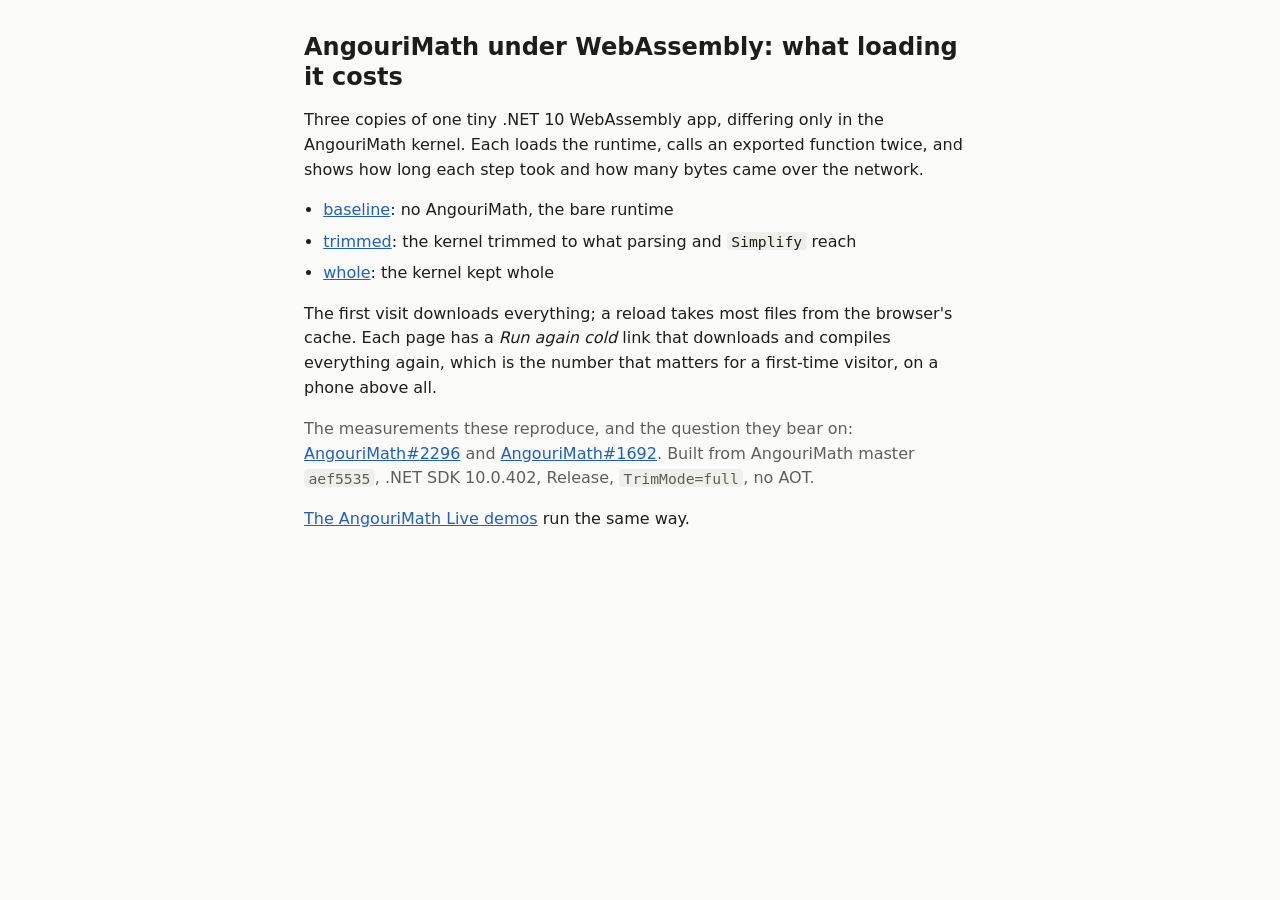
<file: probe/index.html>
<!doctype html>
<html lang="en">
<meta charset="utf-8">
<meta name="viewport" content="width=device-width, initial-scale=1">
<title>AngouriMath wasm probes</title>
<link rel="stylesheet" href="probe.css">
<main>
  <h1>AngouriMath under WebAssembly: what loading it costs</h1>
  <p>Three copies of one tiny .NET 10 WebAssembly app, differing only in the AngouriMath kernel.
  Each loads the runtime, calls an exported function twice, and shows how long each step took and
  how many bytes came over the network.</p>
  <ul>
    <li><a href="base/">baseline</a>: no AngouriMath, the bare runtime</li>
    <li><a href="trimmed/">trimmed</a>: the kernel trimmed to what parsing and <code>Simplify</code> reach</li>
    <li><a href="whole/">whole</a>: the kernel kept whole</li>
  </ul>
  <p>The first visit downloads everything; a reload takes most files from the browser's cache. Each
  page has a <em>Run again cold</em> link that downloads and compiles everything again, which is
  the number that matters for a first-time visitor, on a phone above all.</p>
  <p class="note">The measurements these reproduce, and the question they bear on:
  <a href="https://github.com/asc-community/AngouriMath/issues/2296">AngouriMath#2296</a> and
  <a href="https://github.com/asc-community/AngouriMath/issues/1692">AngouriMath#1692</a>.
  Built from AngouriMath master <code>aef5535</code>, .NET SDK 10.0.402, Release, <code>TrimMode=full</code>,
  no AOT.</p>
  <p><a href="../">The AngouriMath Live demos</a> run the same way.</p>
</main>
</file>
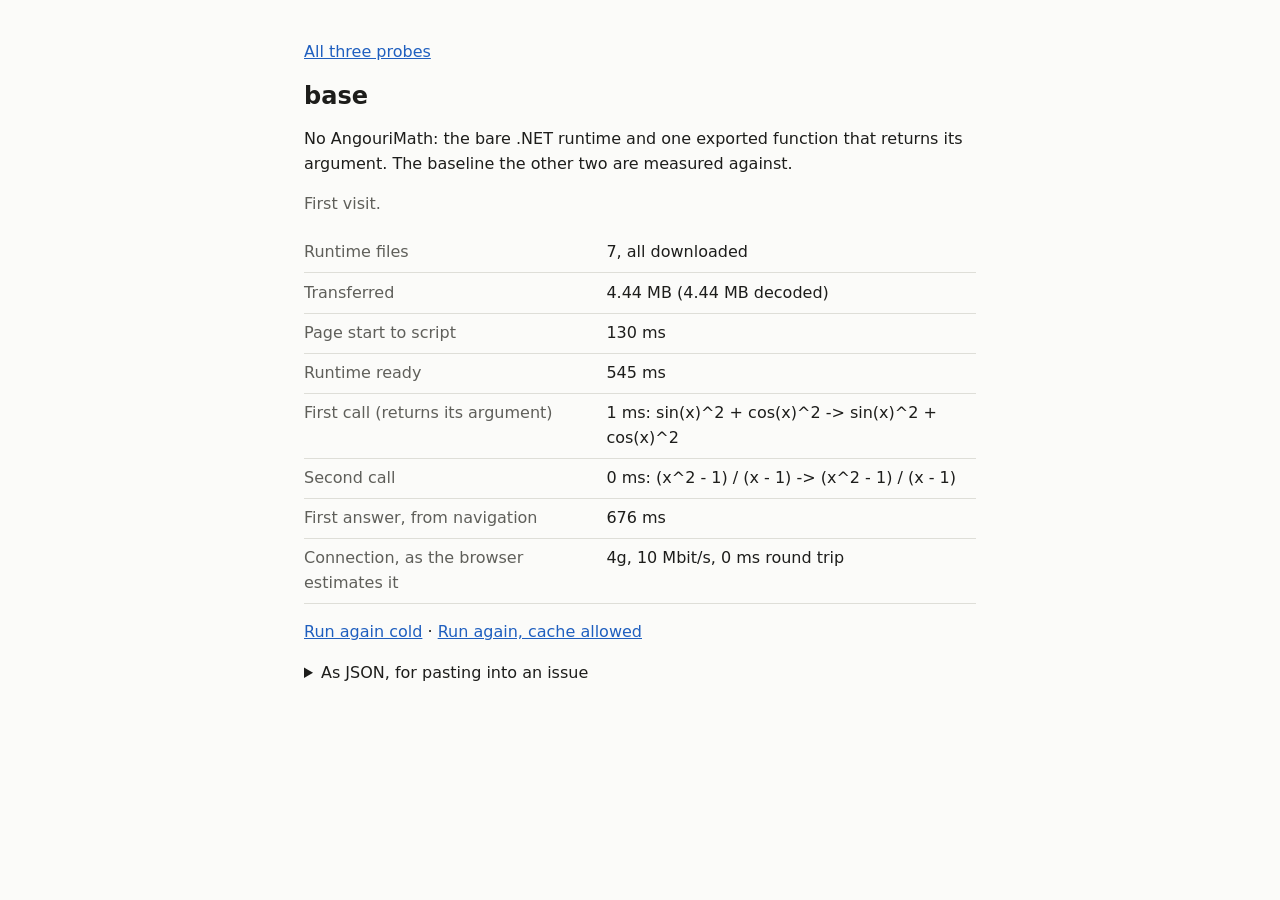
<file: probe/base/index.html>
<!doctype html>
<html lang="en">
<meta charset="utf-8">
<meta name="viewport" content="width=device-width, initial-scale=1">
<title>Probe: base</title>
<link rel="stylesheet" href="../probe.css">
<main>
  <p><a href="../">All three probes</a></p>
  <h1>base</h1>
  <p>No AngouriMath: the bare .NET runtime and one exported function that returns its argument. The baseline the other two are measured against.</p>
  <p id="status">Loading the runtime…</p>
  <table id="result" hidden></table>
  <p id="again" hidden><a href="?cold">Run again cold</a> · <a href="./">Run again, cache allowed</a></p>
  <details id="raw" hidden><summary>As JSON, for pasting into an issue</summary><pre></pre></details>
</main>
<script>const VARIANT = "base";</script>
<script type="module" src="main.js"></script>
</file>
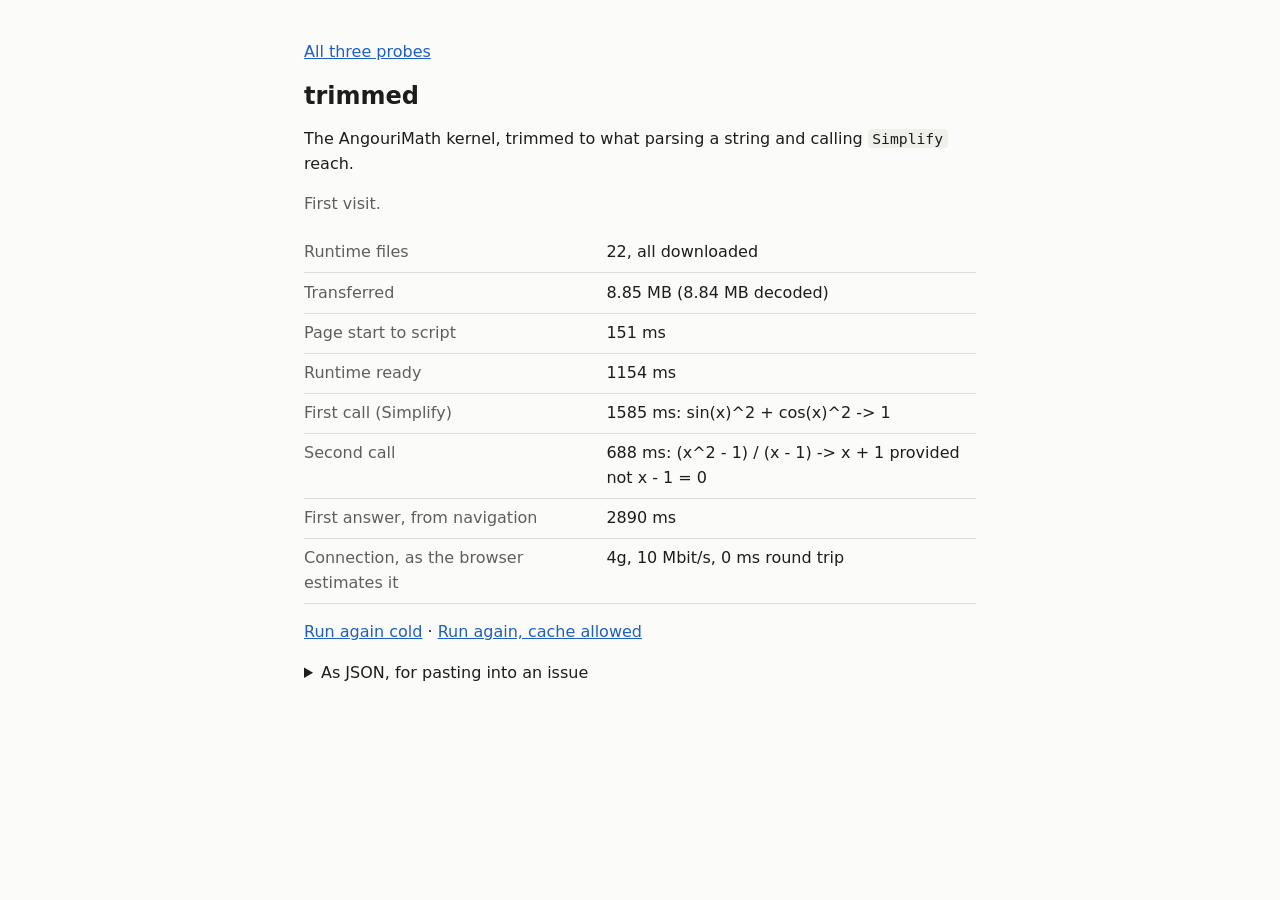
<file: probe/trimmed/index.html>
<!doctype html>
<html lang="en">
<meta charset="utf-8">
<meta name="viewport" content="width=device-width, initial-scale=1">
<title>Probe: trimmed</title>
<link rel="stylesheet" href="../probe.css">
<main>
  <p><a href="../">All three probes</a></p>
  <h1>trimmed</h1>
  <p>The AngouriMath kernel, trimmed to what parsing a string and calling <code>Simplify</code> reach.</p>
  <p id="status">Loading the runtime…</p>
  <table id="result" hidden></table>
  <p id="again" hidden><a href="?cold">Run again cold</a> · <a href="./">Run again, cache allowed</a></p>
  <details id="raw" hidden><summary>As JSON, for pasting into an issue</summary><pre></pre></details>
</main>
<script>const VARIANT = "trimmed";</script>
<script type="module" src="main.js"></script>
</file>
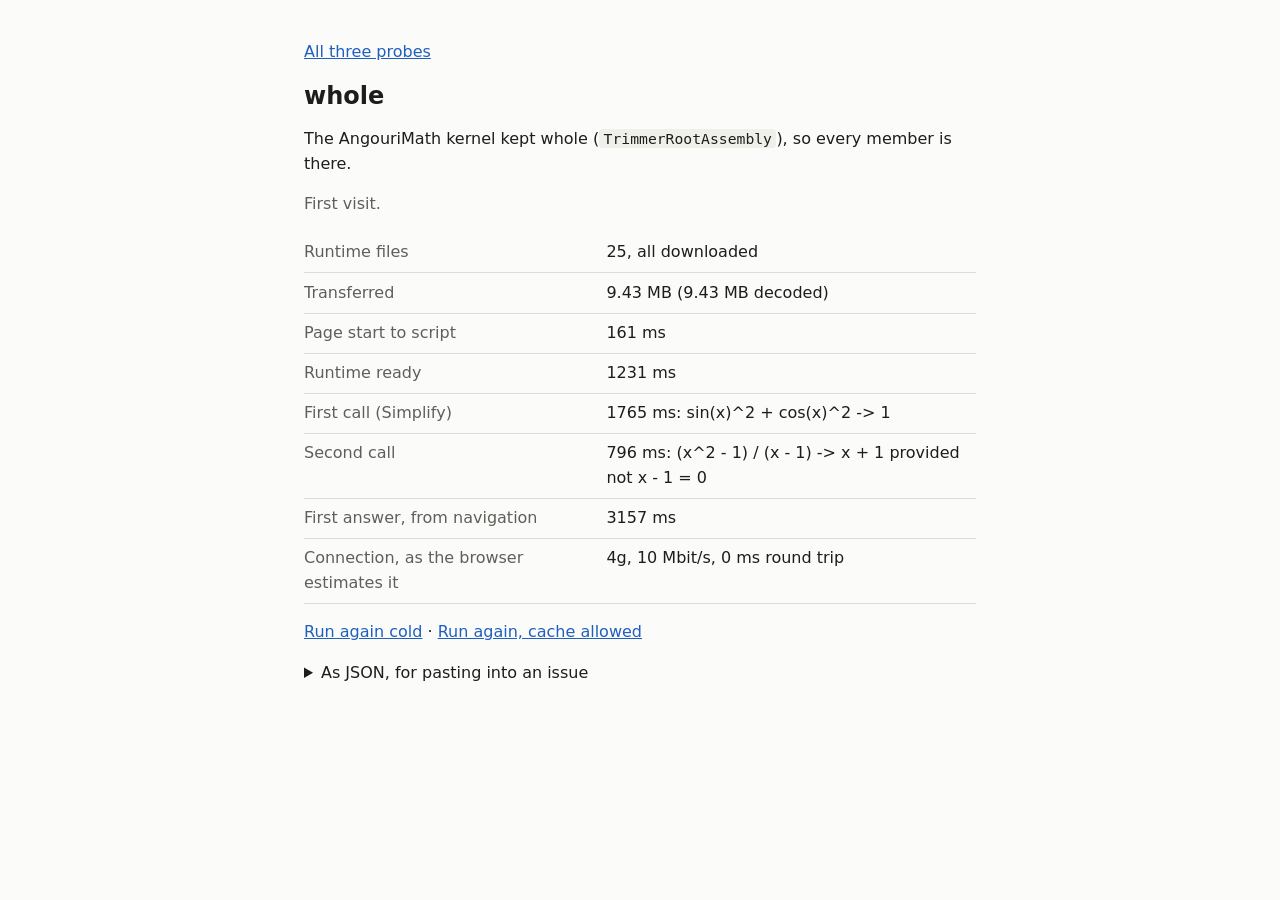
<file: probe/whole/index.html>
<!doctype html>
<html lang="en">
<meta charset="utf-8">
<meta name="viewport" content="width=device-width, initial-scale=1">
<title>Probe: whole</title>
<link rel="stylesheet" href="../probe.css">
<main>
  <p><a href="../">All three probes</a></p>
  <h1>whole</h1>
  <p>The AngouriMath kernel kept whole (<code>TrimmerRootAssembly</code>), so every member is there.</p>
  <p id="status">Loading the runtime…</p>
  <table id="result" hidden></table>
  <p id="again" hidden><a href="?cold">Run again cold</a> · <a href="./">Run again, cache allowed</a></p>
  <details id="raw" hidden><summary>As JSON, for pasting into an issue</summary><pre></pre></details>
</main>
<script>const VARIANT = "whole";</script>
<script type="module" src="main.js"></script>
</file>
<file: probe/probe.css>
:root {
  --bg: #fbfbf9; --fg: #1d1d1b; --muted: #5f5f5a; --line: #deded8; --link: #1f5fbf; --code: #f0f0eb;
}
@media (prefers-color-scheme: dark) {
  :root { --bg: #161615; --fg: #e8e8e3; --muted: #a3a39c; --line: #34342f; --link: #8ab4f8; --code: #22221f; }
}
* { box-sizing: border-box; }
body { margin: 0; background: var(--bg); color: var(--fg);
  font: 16px/1.55 system-ui, -apple-system, "Segoe UI", sans-serif; }
main { max-width: 44rem; margin: 0 auto; padding: 1.5rem 16px 3rem; }
h1 { font-size: 1.5rem; line-height: 1.25; margin: 0.5rem 0 1rem; }
a { color: var(--link); }
code { background: var(--code); padding: 0.05em 0.3em; border-radius: 4px; font-size: 0.92em; }
#status, .note { color: var(--muted); }
table { width: 100%; border-collapse: collapse; margin: 1rem 0; }
th, td { text-align: left; vertical-align: top; padding: 0.45rem 0.5rem 0.45rem 0; border-bottom: 1px solid var(--line); }
th { font-weight: 500; color: var(--muted); width: 45%; }
td { font-variant-numeric: tabular-nums; overflow-wrap: anywhere; }
pre { background: var(--code); padding: 0.75rem; border-radius: 6px; overflow-x: auto; font-size: 0.85rem; }
ul { padding-left: 1.2rem; }
li { margin: 0.4rem 0; }
</file>
